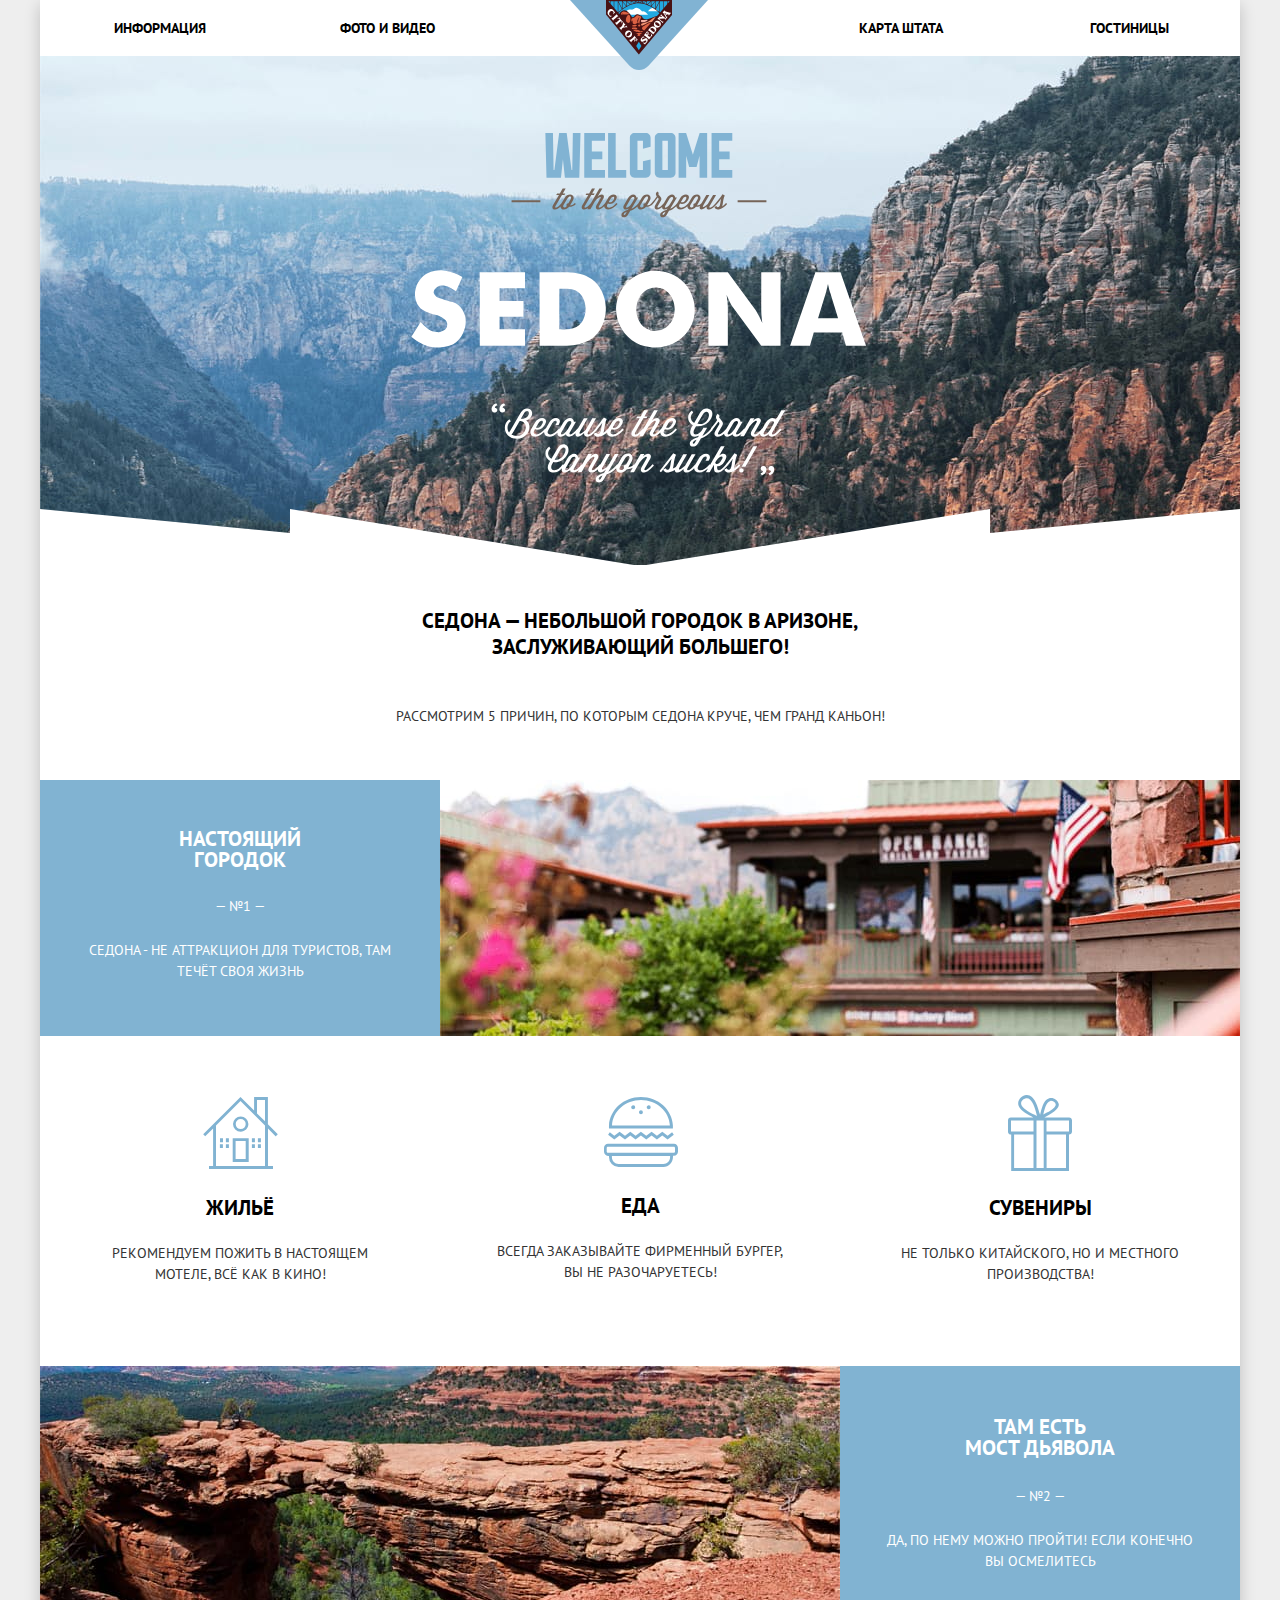
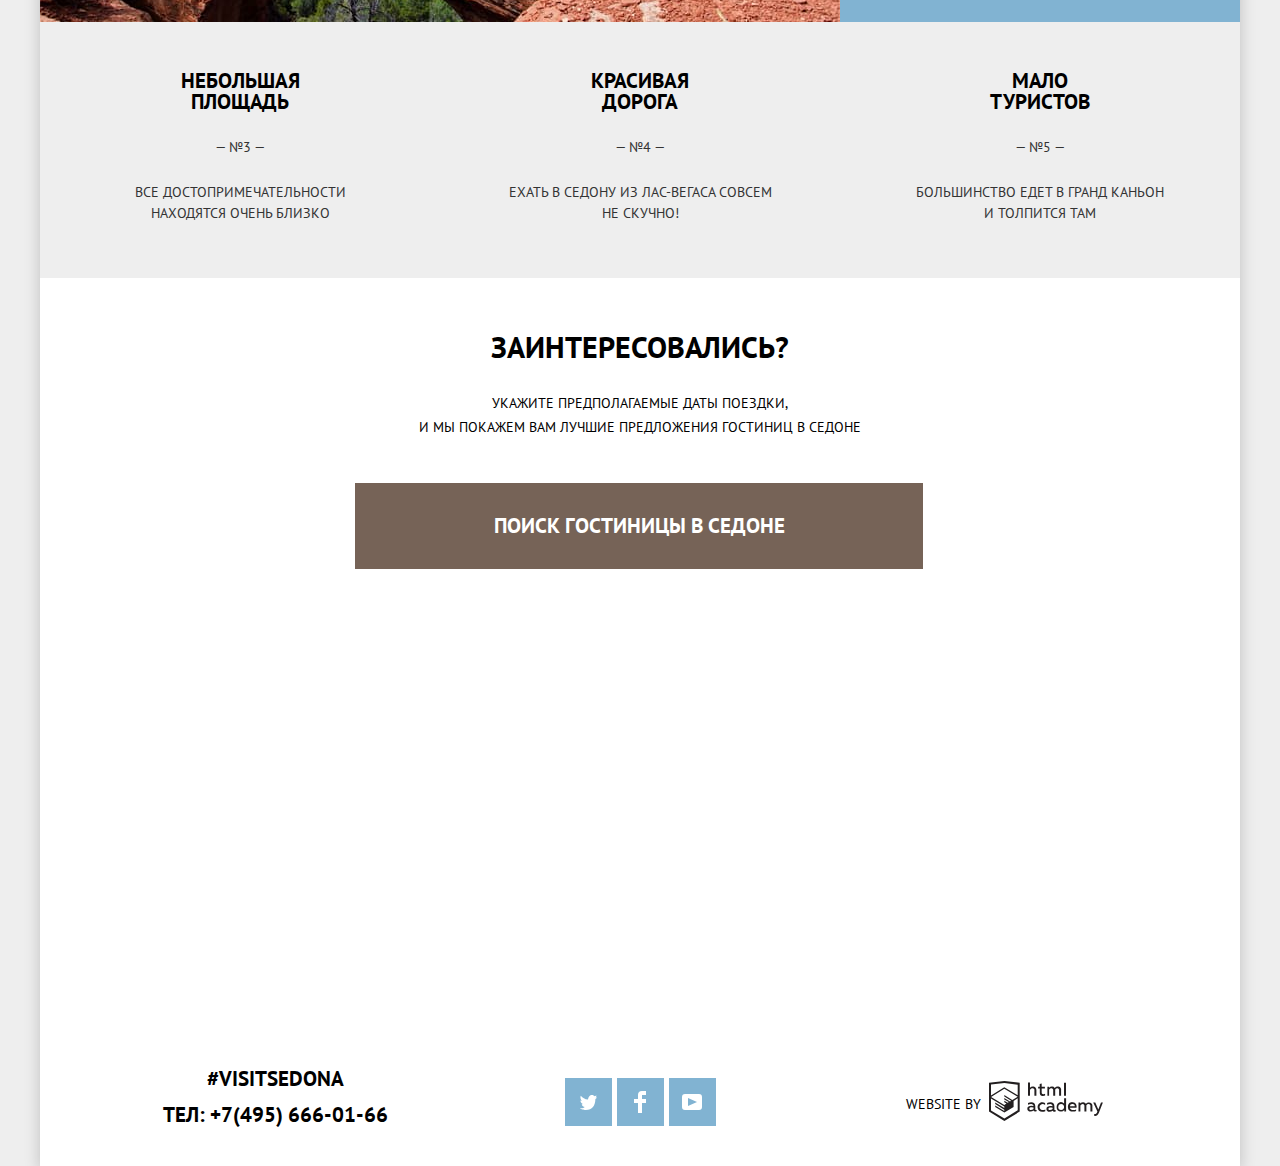
<file: index.html>
<!DOCTYPE html>
<html class="page" lang="ru">

<head>
  <meta charset="utf-8">
  <title>HTML Academy: Седона</title>
  <link href="https://fonts.googleapis.com/css2?family=PT+Sans:wght@400;700&display=swap" rel="stylesheet">
  <link href="css/normalize.css" rel="stylesheet">
  <link href="css/style.min.css" rel="stylesheet">
</head>

<body class="page-body">
  <header class="main-header">
    <nav class="main-nav">
      <a class="main-nav-logo-link">
        <img class="main-nav-logo" src="img/logo.svg" width="138" height="70" alt="City of Sedona">
      </a>
      <ul class="site-nav">
        <li class="site-nav-item">
          <a class="site-nav-link" href="#">Информация</a>
        </li>
        <li class="site-nav-item">
          <a class="site-nav-link" href="#">Фото и видео</a>
        </li>
      </ul>
      <ul class="site-nav-right">
        <li class="site-nav-item">
          <a class="site-nav-link" href="#">Карта штата</a>
        </li>
        <li class="site-nav-item">
          <a class="site-nav-link" href="hotels.html">Гостиницы</a>
        </li>
      </ul>
    </nav>
  </header>
  <main class="container">
    <div class="main-background">
      <h1 class="visually-hidden">Welcome to the georgeous Sedona, because the grand canyon sucks!</h1>
      <img class="main-background-title" src="img/main-background-title.svg" width="456" height="450"
        alt="Welcome to the georgeous Sedona, because the grand canyon sucks!">
    </div>
    <section class="reasons">
      <h2 class="main-title">Седона — небольшой городок в Аризоне, заслуживающий большего!</h2>
      <p class="reasons-text">Рассмотрим 5 причин, по которым Седона круче, чем гранд каньон!</p>
      <div class="first-reason">
        <div class="first-reason-text-wrapper">
          <h2 class="reasons-item-title-first">Настоящий городок</h2>
          <p class="item-number">— №1 —</p>
          <p class="reasons-item-text-first">Седона - не аттракцион для туристов, там течёт своя жизнь</p>
        </div>
        <img class="first-reason-image" src="img/first-reason-image.jpg" width="800" height="256" alt="Вид на Ратушу">
      </div>
      <ul class="reasons-list-row-icon">
        <li class="reasons-item-row-icon">
          <h3 class="reasons-item-title">Жильё</h3>
          <p class="reasons-item-text">Рекомендуем пожить в настоящем мотеле, всё как в кино!</p>
        </li>
        <li class="reasons-item-row-icon">
          <h3 class="reasons-item-title">Еда</h3>
          <p class="reasons-item-text">Всегда заказывайте фирменный бургер, вы не разочаруетесь!</p>
        </li>
        <li class="reasons-item-row-icon">
          <h3 class="reasons-item-title">Сувениры</h3>
          <p class="reasons-item-text">Не только китайского, но и местного производства!</p>
        </li>
      </ul>
      <div class="second-reason">
        <img class="first-reason-image" src="img/second-reason-image.jpg" width="800" height="256"
          alt="Вид на мост Дьявола">
        <div class="first-reason-text-wrapper">
          <h2 class="reasons-item-title-reverse">Там есть<br> Мост дьявола</h2>
          <p class="item-number">— №2 —</p>
          <p class="reasons-item-text-reverse">Да, по нему можно пройти! Если конечно вы осмелитесь</p>
        </div>
      </div>
      <ul class="reasons-list-row">
        <li class="reasons-item-row">
          <h3 class="reasons-item-title-row">небольшая площадь</h3>
          <p class="reasons-item-text">— №3 —</p>
          <p class="reasons-item-text">Все достопримечательности находятся очень близко</p>
        </li>
        <li class="reasons-item-row">
          <h3 class="reasons-item-title-row">Красивая дорога</h3>
          <p class="reasons-item-text">— №4 —</p>
          <p class="reasons-item-text">Ехать в седону из лас-вегаса совсем не скучно!</p>
        <li class="reasons-item-row">
          <h3 class="reasons-item-title-row">Мало туристов</h3>
          <p class="reasons-item-text">— №5 —</p>
          <p class="reasons-item-text">Большинство едет в гранд каньон и&nbsp;толпится там</p>
        </li>
      </ul>
    </section>
    <section class="hotel-search-section">
      <div class="titles">
        <h2 class="hotel-search-title">Заинтересовались?</h2>
        <p class="hotel-search-text">Укажите предполагаемые даты поездки,<br>и мы покажем вам лучшие предложения
          гостиниц
          в седоне</p>
      </div>
      <img class="map" src="img/map.png" width="1199" height="594" alt="Карта города Седона">
      <iframe class="map map-hidden"
        src="https://www.google.com/maps/embed?pb=!1m18!1m12!1m3!1d13094.768462176517!2d-111.80780993890329!3d34.863962756032926!2m3!1f0!2f0!3f0!3m2!1i1024!2i768!4f13.1!3m3!1m2!1s0x872da132f942b00d%3A0x5548c523fa6c8efd!2z0KHQtdC00L7QvdCwLCDQkNGA0LjQt9C-0L3QsCA4NjMzNiwg0KHQqNCQ!5e0!3m2!1sru!2sru!4v1602528315411!5m2!1sru!2sru">
      </iframe>
      <section class="modal">
        <h2 class="visually-hidden">Раздел поиска гостиницы в Седоне</h2>
        <button type="button" class="modal-title modal-button">Поиск гостиницы в седоне</button>
        <form class="modal-form modal-show" action="https://echo.htmlacademy.ru/" method="GET">
          <ul class="tour-date-list">
            <li class="tour-date-item">
              <label class="tour-date-label" for="arrival-date">Дата заезда:</label>
              <input class="tour-date-input" type="text" name="arrival-date" id="arrival-date" value="24 Апреля 2017">
              <button type="button" class="calendar-button" aria-label="Выбор даты заезда">
                <svg class="calendar-icon" width="21" height="23" fill="none" xmlns="http://www.w3.org/2000/svg">
                  <path fill-rule="evenodd" clip-rule="evenodd"
                    d="M16.4 3h2.9c1 0 1.7.8 1.7 1.9v16.3c0 1-.8 1.8-1.7 1.8H1.7c-1 0-1.7-.8-1.7-1.8V4.9C0 3.9.8 3 1.8 3h2.8V1.6c0-.3.3-.6.7-.6.3 0 .6.3.6.6V3h4V1.6c0-.3.2-.6.6-.6.4 0 .7.3.7.6V3H15V1.6c0-.3.3-.6.7-.6.3 0 .6.3.6.6V3zm3.2 18.5V4.9c0-.3-.1-.5-.3-.5h-2.9v1.4c0 .4-.3.7-.6.7a.7.7 0 01-.7-.7V4.4h-4v1.4c0 .4-.2.7-.6.7a.7.7 0 01-.7-.7V4.4H6v1.4c0 .4-.3.7-.6.7a.7.7 0 01-.7-.7V4.4H1.8c-.3 0-.5.2-.5.5v16.3c0 .2.2.4.4.4h17.6l.3-.1z"
                    fill="#A9A9A9" />
                  <path fill-rule="evenodd" clip-rule="evenodd"
                    d="M4.6 9.2h2.6v2H4.6v-2zm0 3.5h2.6v2H4.6v-2zM7.2 16H4.6v2h2.6v-2zm2 0h2.6v2H9.2v-2zm2.6-3.4H9.2v2h2.6v-2zM9.2 9.2h2.6v2H9.2v-2zm7.2 7h-2.6v2h2.6v-2zm-2.6-3.5h2.6v2h-2.6v-2zm2.6-3.5h-2.6v2h2.6v-2z"
                    fill="#A9A9A9" />
                </svg>
              </button>
            </li>
            <li class="tour-date-item tour-date-item-departure">
              <label for="departure-date">Дата выезда:</label>
              <input class="tour-date-input departure-input" type="text" name="departure-date" id="departure-date"
                value=" 4 Июля 2017">
              <button type="button" class="calendar-button calendar-button-departure" aria-label="Выбор даты выезда">
                <svg class="calendar-icon-departure" width="21" height="23" fill="none"
                  xmlns="http://www.w3.org/2000/svg">
                  <path fill-rule="evenodd" clip-rule="evenodd"
                    d="M16.4 3h2.9c1 0 1.7.8 1.7 1.9v16.3c0 1-.8 1.8-1.7 1.8H1.7c-1 0-1.7-.8-1.7-1.8V4.9C0 3.9.8 3 1.8 3h2.8V1.6c0-.3.3-.6.7-.6.3 0 .6.3.6.6V3h4V1.6c0-.3.2-.6.6-.6.4 0 .7.3.7.6V3H15V1.6c0-.3.3-.6.7-.6.3 0 .6.3.6.6V3zm3.2 18.5V4.9c0-.3-.1-.5-.3-.5h-2.9v1.4c0 .4-.3.7-.6.7a.7.7 0 01-.7-.7V4.4h-4v1.4c0 .4-.2.7-.6.7a.7.7 0 01-.7-.7V4.4H6v1.4c0 .4-.3.7-.6.7a.7.7 0 01-.7-.7V4.4H1.8c-.3 0-.5.2-.5.5v16.3c0 .2.2.4.4.4h17.6l.3-.1z"
                    fill="#A9A9A9" />
                  <path fill-rule="evenodd" clip-rule="evenodd"
                    d="M4.6 9.2h2.6v2H4.6v-2zm0 3.5h2.6v2H4.6v-2zM7.2 16H4.6v2h2.6v-2zm2 0h2.6v2H9.2v-2zm2.6-3.4H9.2v2h2.6v-2zM9.2 9.2h2.6v2H9.2v-2zm7.2 7h-2.6v2h2.6v-2zm-2.6-3.5h2.6v2h-2.6v-2zm2.6-3.5h-2.6v2h2.6v-2z"
                    fill="#A9A9A9" />
                </svg>
              </button>
            </li>
          </ul>
          <ul class="tourist-counter-list">
            <li class="tourist-counter-item-adults">
              <label for="adults-count">Взрослые:</label>
              <button type="button" class="minus-button" aria-label="Уменьшить">
                <svg class="minus-icon" width="12" height="3" fill="none" xmlns="http://www.w3.org/2000/svg">
                  <path fill="#A9A9A9" d="M0 0h12v3H0z" />
                </svg>
              </button>
              <input class="tourist-counter-input" type="text" name="adults-count" id="adults-count" value="2">
              <button type="button" class="plus-button" aria-label="Увеличить">
                <svg class="plus-icon" width="11" height="11" fill="none" xmlns="http://www.w3.org/2000/svg">
                  <path fill-rule="evenodd" clip-rule="evenodd" d="M4.2 6.8V11h2.6V6.8H11V4.2H6.8V0H4.2v4.2H0v2.6h4.2z"
                    fill="#A9A9A9" />
                </svg>
              </button>
            </li>
            <li class="tourist-counter-item">
              <label for="kids-count">Дети:</label>
              <button type="button" class="minus-button" aria-label="Уменьшить">
                <svg class="minus-icon" width="12" height="3" fill="none" xmlns="http://www.w3.org/2000/svg">
                  <path fill="#A9A9A9" d="M0 0h12v3H0z" />
                </svg>
              </button>
              <input class="tourist-counter-input kids-count-input" type="text" name="kids-count" id="kids-count"
                value="0">
              <button type="button" class="plus-button" aria-label="Увеличить">
                <svg class="plus-icon" width="11" height="11" fill="none" xmlns="http://www.w3.org/2000/svg">
                  <path fill-rule="evenodd" clip-rule="evenodd" d="M4.2 6.8V11h2.6V6.8H11V4.2H6.8V0H4.2v4.2H0v2.6h4.2z"
                    fill="#A9A9A9" />
                </svg>
              </button>
            </li>
          </ul>
          <button class="search-button" type="submit">Найти</button>
        </form>
      </section>
    </section>
  </main>
  <footer class="page-footer">
    <p class="contacts-text">#visitSEDONA
      <a class="contacts-phone" href="tel:+74956660166">Тел: +7(495) 666-01-66</a>
    </p>
    <ul class="footer-social">
      <li class="footer-social-item">
        <a class="social-button" href="#">
          <span class="visually-hidden">Twitter</span>
          <svg width="17" height="16" fill="none" xmlns="http://www.w3.org/2000/svg">
            <path
              d="M11 1.1c1.6-.5 3 .3 3.5 1.2l2-.7c0 .7-.3 1.3-.8 1.8.7.2 1.3-.5 1.3-.5a3 3 0 01-1.6 2c-.2 6.8-3.2 11.2-10 11.1h-.5c-.4 0-4.2-.5-4.9-1.9 2.3.2 3.9-.4 4.7-1.2-1-.3-2.7-.4-3-3 .4.2.6.3 1.2.2C1.7 9.2.4 8.5.4 6.3c.3.4 1.1.6 1.4.5-.7-.2-2-3.4-1-5 2 1.9 3.8 3.7 7.2 3.8.3-2.3 1.2-3.8 3-4.5z"
              fill="#fff" />
          </svg>
        </a>
      </li>
      <li class="footer-social-item">
        <a class="social-button" href="#">
          <span class="visually-hidden">Facebook</span>
          <svg width="12" height="22" fill="none" xmlns="http://www.w3.org/2000/svg">
            <path d="M12 4V0H8a4 4 0 00-4 4v4H0v4h4v10h4V12h4V8H8V4h4z" fill="#fff" />
          </svg>
        </a>
      </li>
      <li class="footer-social-item">
        <a class="social-button" href="#">
          <span class="visually-hidden">Youtube</span>
          <svg width="20" height="16" fill="none" xmlns="http://www.w3.org/2000/svg">
            <path fill-rule="evenodd" clip-rule="evenodd"
              d="M3 0h14a3 3 0 013 3v10a3 3 0 01-3 3H3a3 3 0 01-3-3V3a3 3 0 013-3zm3 4v8l9-4-9-4z" fill="#fff" />
          </svg>
        </a>
      </li>
    </ul>
    <p class="contacts-site">Website by
      <a class="contacts-site-link" href="https://htmlacademy.ru/intensive/htmlcss">
        <span class="visually-hidden">Главная страница сайта HTML Academy</span>
        <svg width="115" height="41" fill="none" xmlns="http://www.w3.org/2000/svg">
          <path fill-rule="evenodd" clip-rule="evenodd"
            d="M15.5 1h-.1L0 2.8v28.8l15.4 9.3 15.3-9.3V2.7L15.5 1.1zM77 2.7h-2v13.1h2v-13zm-36-.1v5.2a4 4 0 012.8-1.3c1 0 2 .3 2.6 1 .7.7 1 1.7 1 2.7v5.6h-2v-5.3c.1-.6 0-1-.3-1.5-.4-.4-.8-.6-1.3-.7h-.3c-1 0-2 .6-2.5 1.5v6h-2V2.6h2zm36 28.9h-1.7V30a4 4 0 01-3.4 1.6 4.7 4.7 0 01-4.3-4.7c0-2.5 1.9-4.6 4.3-4.8a4 4 0 013.2 1.5v-5.4h2v13.2zM47 30l.6-.1v1.4l-1.2.2c-.8 0-1.5-.4-1.8-1a5 5 0 01-3.3 1.1c-1.6 0-3-.9-3-2.8 0-2.3 2-3 3.9-3l2.3.3V26c0-1-.8-2-2.4-2-1 0-2.1.3-3.1.8v-1.9c1-.3 2.2-.5 3.3-.6 2.5 0 4 1.2 4 4v3.2l.2.4c.1.2.2.2.4.2h.2zm-6.7-1.3c0 .4.2.8.5 1 .3.3.6.4 1 .4h.1a4 4 0 002.6-1v-1.6a10 10 0 00-2-.2c-1 0-2.2.3-2.2 1.4zM56 23a6 6 0 00-2.7-.7H53c-1.2 0-2.3.6-3.1 1.5-.9 1-1.3 2.1-1.3 3.4v.4a4.5 4.5 0 004.7 4.2c1 0 2-.2 3-.6v-1.8a6 6 0 01-2.6.7c-1 0-2.1-.5-2.7-1.5a3 3 0 010-3 3 3 0 012.7-1.5 4 4 0 012.4.8V23zm10.2 7.2l.5-.1v1.4l-1.2.2c-.8 0-1.5-.4-1.8-1a5 5 0 01-3.3 1.1c-1.6 0-3-.9-3-2.8 0-2.3 2-3 3.9-3 .7 0 1.5.1 2.2.3V26c0-1-.8-2-2.3-2-1 0-2.1.3-3.1.8v-1.9c1-.3 2.2-.5 3.3-.6 2.5 0 4 1.2 4 4v3.2c0 .2 0 .3.2.4 0 .2.2.2.4.2h.2zm-6.3-.3c-.3-.2-.5-.6-.5-1 0-1 1.1-1.4 2.3-1.4.6 0 1.2 0 1.9.2V29c-.7.7-1.6 1-2.6 1-.5.1-.9 0-1.1-.3zm9.4-2.9a3 3 0 013-3v.1A3 3 0 0175 26v2a3 3 0 01-2.9 2 3 3 0 01-2.9-3zm14-4.7c3.5 0 4.8 3 4.2 5.5h-6.6c.2 1.7 1.8 2.3 3.4 2.3 1 0 1.9-.2 2.8-.6V31a7 7 0 01-3.2.6c-2.7 0-5-1.5-5-4.7 0-1.2.3-2.4 1.1-3.3.8-1 2-1.4 3.1-1.5h.2zm-2.4 4a2.4 2.4 0 012.5-2.3 2 2 0 011.8.6c.4.5.6 1.1.6 1.7h-5zm8.6 5.3v-9h1.7v1a4 4 0 013-1.3 3 3 0 012.7 1.5c.8-.9 2-1.4 3.1-1.4 1 0 1.9.3 2.5 1 .7.7 1 1.6.9 2.6v5.6h-2V26c0-.4 0-.9-.4-1.2-.3-.4-.7-.6-1.1-.7h-.3a3 3 0 00-2.2 1.2v6.3h-2V26c0-.4 0-.9-.4-1.2-.2-.4-.7-.6-1.1-.7h-.2a3 3 0 00-2.3 1.4v6.1h-1.9zm24.5-9h-2l-2.7 6.8-3-6.8h-2.1l4.2 9-.2.5c-.5 1.4-1.2 2-2.1 2a3 3 0 01-1 0v1.6l1.2.2c1.3 0 2.6-.8 3.6-3.1l4-10.2zM52.7 6.8V3.5l-2 .5v2.7h-1.6v1.8h1.7V13c0 .8.2 1.6.8 2.2.6.6 1.4.9 2.2.7a7 7 0 002.3-.3v-1.8c-.5.3-1.1.4-1.7.4-1.2 0-1.7-.4-1.7-1.6v-4h3.2V6.7h-3.2zm5.7 9v-9H60v1a4 4 0 013-1.3 3 3 0 012.7 1.4 4 4 0 013-1.4c1 0 2 .3 2.6 1 .6.7 1 1.7.8 2.6v5.6h-2v-5.5c0-.5 0-1-.4-1.3-.2-.3-.7-.6-1.1-.6h-.2a3 3 0 00-2.2 1.2v6.2h-2v-5.5c0-.5-.1-1-.4-1.3-.3-.3-.7-.6-1.1-.6h-.3c-1 0-1.8.6-2.3 1.4v6h-1.8zM28.7 30.3zm0-12v12l-13.3 8.1-13.4-8v-12l13.3 8.1V28l-9.1-5.5V24l9.1 5.7V31l-9.1-5.6V27l9.2 5.6 9.2-5.7v-6l4.1-2.6zm0-1.5L25 18.9 23.3 20l-8-5v1.5l6.9 4.2-.2.1-1 .6-5.7-3.4v1.4l4.5 2.7-1 .7-3.5-2v1.4l2.2 1.3-2.2 1.4-13.2-8 13.2-8.2 13.4 8zM15.3 7.3l13.4 8V4.7L15.4 3 2 4.6v10.8l13.3-8.1z"
            fill="#231F20" />
        </svg>
      </a>
    </p>
  </footer>
  <script src="js/script.min.js"></script>
</body>

</html>
</file>
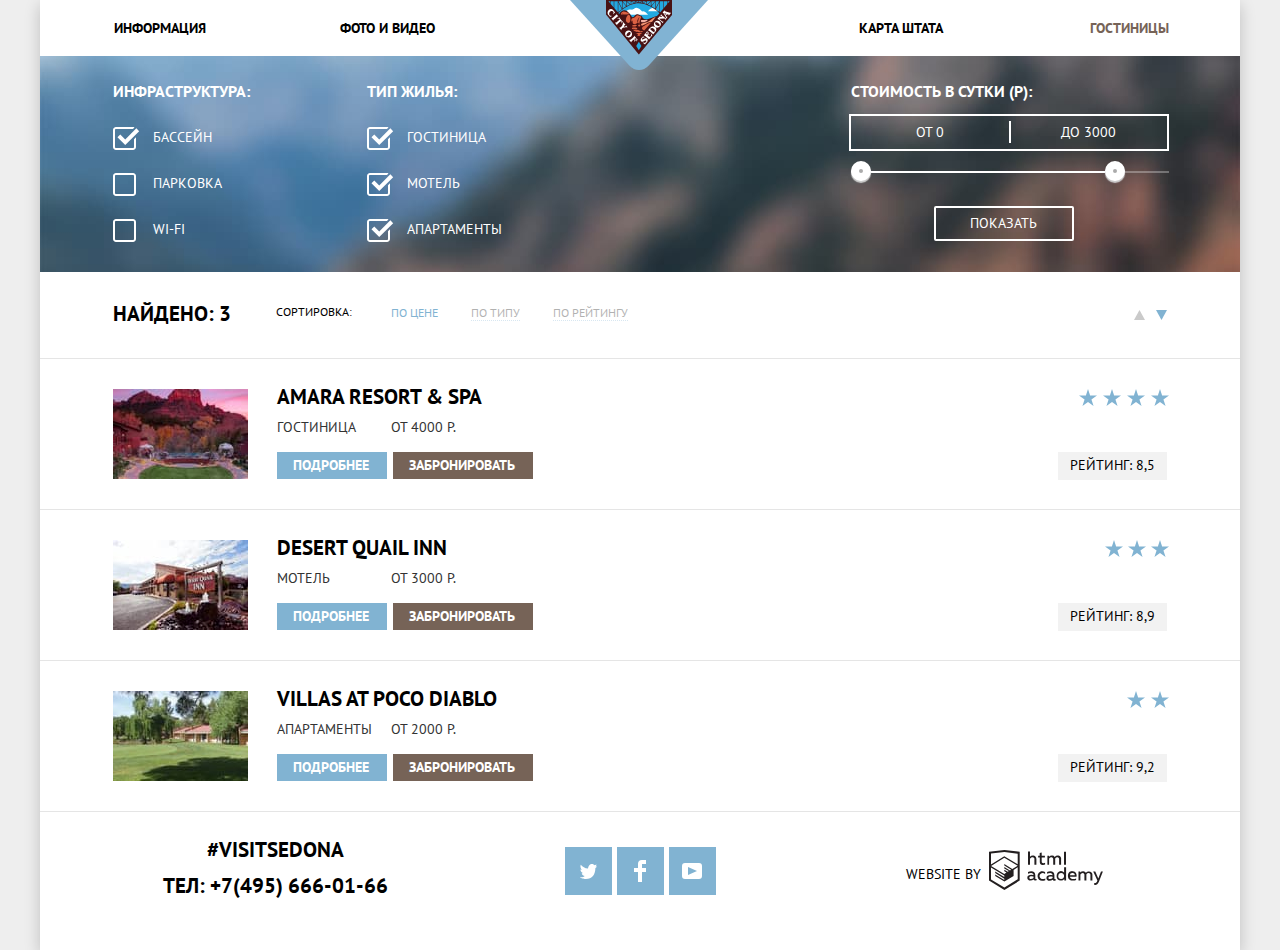
<file: hotels.html>
<!DOCTYPE html>
<html class="page" lang="ru">

<head>
  <meta charset="utf-8">
  <title>HTML Academy: Седона</title>
  <link href="https://fonts.googleapis.com/css2?family=PT+Sans:wght@400;700&display=swap" rel="stylesheet">
  <link href="css/normalize.css" rel="stylesheet">
  <link href="css/style.min.css" rel="stylesheet">
</head>

<body class="page-body">
  <header class="main-header">
    <nav class="main-nav">
      <a class="main-nav-logo-link" href="index.html">
        <img class="main-nav-logo" src="img/logo.svg" width="138" height="70" alt="Главная">
      </a>
      <ul class="site-nav">
        <li class="site-nav-item">
          <a class="site-nav-link" href="#">Информация</a>
        </li>
        <li class="site-nav-item">
          <a class="site-nav-link" href="#">Фото и видео</a>
        </li>
      </ul>
      <ul class="site-nav-right">
        <li class="site-nav-item">
          <a class="site-nav-link" href="#">Карта штата</a>
        </li>
        <li class="site-nav-item">
          <a class="site-nav-link site-nav-link-active">Гостиницы</a>
        </li>
      </ul>
    </nav>
  </header>
  <main class="container">
    <form action="https://echo.htmlacademy.ru/" method="get">
      <div class="hotels-filter">
        <fieldset class="infrastructure">
          <legend class="hotels-filter-title">Инфраструктура:</legend>
          <ul class="hotels-filter-list">
            <li class="hotels-filter-item">
              <input class="visually-hidden filter-input-checkbox" type="checkbox" name="pool" id="pool" checked>
              <label class="hotels-filter-label" for="pool">Бассейн</label>
            </li>
            <li class="hotels-filter-item">
              <input class="visually-hidden filter-input-checkbox" type="checkbox" name="parking" id="parking">
              <label class="hotels-filter-label" for="parking">Парковка</label>
            </li>
            <li class="hotels-filter-item">
              <input class="visually-hidden filter-input-checkbox" type="checkbox" name="wi-fi" id="wi-fi">
              <label class="hotels-filter-label" for="wi-fi">Wi-Fi</label>
            </li>
          </ul>
        </fieldset>
        <fieldset class="type-of-hotel">
          <legend class="hotels-filter-title">Тип жилья:</legend>
          <ul class="hotels-filter-list">
            <li class="hotels-filter-item">
              <input class="visually-hidden filter-input-checkbox" type="checkbox" name="hotel" id="hotel" checked>
              <label class="hotels-filter-label" for="hotel">Гостиница</label>
            </li>
            <li class="hotels-filter-item">
              <input class="visually-hidden filter-input-checkbox" type="checkbox" name="motel" id="motel" checked>
              <label class="hotels-filter-label" for="motel">Мотель</label>
            </li>
            <li class="hotels-filter-item">
              <input class="visually-hidden filter-input-checkbox" type="checkbox" name="apartments" id="apartments"
                checked>
              <label class="hotels-filter-label" for="apartments">Апартаменты</label>
            </li>
          </ul>
        </fieldset>
        <div class="cost-filter">
          <div class="price-controls">
            <h3 class="hotels-filter-title">Стоимость в сутки (Р):</h3>
            <label class="visually-hidden" for="min-price">Минимальная цена</label>
            <input class="price-input" type="text" name="min-price" id="min-price" value="От 0">
            <label class="visually-hidden" for="max-price">Максимальная цена</label>
            <input class="price-input" type="text" name="max-price" id="max-price" value="До 3000">
          </div>
          <div class="range-controls">
            <div class="scale">
              <div class="bar"></div>
            </div>
            <div class="toggle toggle-min" tabindex="0">
              <span class="visually-hidden">Изменение минимальной цены</span>
            </div>
            <div class="toggle toggle-max" tabindex="0">
              <span class="visually-hidden">Изменение максимальной цены</span>
            </div>
          </div>
          <button class="filter-button" type="submit">Показать</button>
        </div>
      </div>
    </form>
    <section class="hotels-filter-result">
      <div class="hotels-filter-result-wrapper">
        <h1 class="visually-hidden">Поиск гостиницы в Седоне</h1>
        <h2 class="hotels-filter-result-title">НАЙДЕНО: 3</h2>
        <p class="sort">Сортировка:</p>
        <ul class="sort-list">
          <li class="sort-item">
            <a class="sort-item-link sort-item-link-active" href="#">По цене</a>
          </li>
          <li class="sort-item">
            <a class="sort-item-link" href="#">По типу</a>
          </li>
          <li class="sort-item">
            <a class="sort-item-link" href="#">По рейтингу</a>
          </li>
        </ul>
        <ul class="icon-link-list">
          <li class="icon-link-item">
            <a class="icon-link-up" href="#" title="По возрастанию" aria-label="Сортировка по возрастанию">
              <svg width="11" height="10" fill="none" xmlns="http://www.w3.org/2000/svg">
                <path d="M5.5 0L0 10h11L5.5 0z" fill="#CACACA" />
              </svg>
            </a>
          </li>
          <li class="icon-link-item">
            <a class="icon-link-down" href="#" title="По убыванию" aria-label="Сортировка по убыванию">
              <svg width="11" height="10" fill="none" xmlns="http://www.w3.org/2000/svg">
                <path d="M5.5 10L0 0h11" fill="#81B3D2" />
              </svg>
            </a>
          </li>
        </ul>
      </div>
      <ul class="hotels-list">
        <li class="hotels-list-item">
          <img class="hotels-list-item-image" src="img/amara-resort-image.jpg" width="135" height="90"
            alt="Вид на гостиницу">
          <div class="item-wrapper">
            <a class="hotels-list-link" href="#">Amara Resort & Spa</a>
            <p class="hotel-second-type">Гостиница
              <span class="span">От 4000 р.</span>
            </p>
            <div class="links-and-rating">
              <div class="links">
                <a class="details-link" href="#">Подробнее</a>
                <a class="booking-link" href="#">Забронировать</a>
              </div>
              <p class="rating">Рейтинг: 8,5</p>
            </div>
          </div>
        </li>
        <li class="hotels-list-item">
          <img class="hotels-list-item-image" src="img/desert-quali-inn-image.jpg" width="135" height="90"
            alt="Фото мотеля">
          <div class="item-wrapper">
            <a class="hotels-list-link" href="#">Desert Quail Inn</a>
            <p class="hotel-second-type">Мотель
              <span class="span">От 3000 р.</span>
            </p>
            <div class="links-and-rating">
              <div class="links">
                <a class="details-link" href="#">Подробнее</a>
                <a class="booking-link" href="#">Забронировать</a>
              </div>
              <p class="rating">Рейтинг: 8,9</p>
            </div>
          </div>
        </li>
        <li class="hotels-list-item">
          <img class="hotels-list-item-image" src="img/villas-at-poco-image.jpg" width="135" height="90"
            alt="Вид на апартаменты">
          <div class="item-wrapper">
            <a class="hotels-list-link" href="#">Villas at Poco Diablo</a>
            <p class="hotel-second-type">Апартаменты
              <span class="span">От 2000 р.</span>
            </p>
            <div class="links-and-rating">
              <div class="links">
                <a class="details-link" href="#">Подробнее</a>
                <a class="booking-link" href="#">Забронировать</a>
              </div>
              <p class="rating">Рейтинг: 9,2</p>
            </div>
          </div>
        </li>
      </ul>
    </section>

  </main>
  <footer class="hotels-footer">
    <p class="contacts-text">#visitSEDONA
      <a class="contacts-phone" href="tel:+74956660166">Тел: +7(495) 666-01-66</a>
    </p>
    <ul class="footer-social">
      <li class="footer-social-item">
        <a class="social-button" href="#">
          <span class="visually-hidden">Twitter</span>
          <svg width="17" height="16" fill="none" xmlns="http://www.w3.org/2000/svg">
            <path
              d="M11 1.1c1.6-.5 3 .3 3.5 1.2l2-.7c0 .7-.3 1.3-.8 1.8.7.2 1.3-.5 1.3-.5a3 3 0 01-1.6 2c-.2 6.8-3.2 11.2-10 11.1h-.5c-.4 0-4.2-.5-4.9-1.9 2.3.2 3.9-.4 4.7-1.2-1-.3-2.7-.4-3-3 .4.2.6.3 1.2.2C1.7 9.2.4 8.5.4 6.3c.3.4 1.1.6 1.4.5-.7-.2-2-3.4-1-5 2 1.9 3.8 3.7 7.2 3.8.3-2.3 1.2-3.8 3-4.5z"
              fill="#fff" />
          </svg>
        </a>
      </li>
      <li class="footer-social-item">
        <a class="social-button" href="#">
          <span class="visually-hidden">Facebook</span>
          <svg width="12" height="22" fill="none" xmlns="http://www.w3.org/2000/svg">
            <path d="M12 4V0H8a4 4 0 00-4 4v4H0v4h4v10h4V12h4V8H8V4h4z" fill="#fff" />
          </svg>
        </a>
      </li>
      <li class="footer-social-item">
        <a class="social-button" href="#">
          <span class="visually-hidden">Youtube</span>
          <svg width="20" height="16" fill="none" xmlns="http://www.w3.org/2000/svg">
            <path fill-rule="evenodd" clip-rule="evenodd"
              d="M3 0h14a3 3 0 013 3v10a3 3 0 01-3 3H3a3 3 0 01-3-3V3a3 3 0 013-3zm3 4v8l9-4-9-4z" fill="#fff" />
          </svg>
        </a>
      </li>
    </ul>
    <p class="contacts-site">Website by
      <a class="contacts-site-link" href="https://htmlacademy.ru/intensive/htmlcss">
        <svg width="115" height="41" fill="none" xmlns="http://www.w3.org/2000/svg">
          <path fill-rule="evenodd" clip-rule="evenodd"
            d="M15.5 1h-.1L0 2.8v28.8l15.4 9.3 15.3-9.3V2.7L15.5 1.1zM77 2.7h-2v13.1h2v-13zm-36-.1v5.2a4 4 0 012.8-1.3c1 0 2 .3 2.6 1 .7.7 1 1.7 1 2.7v5.6h-2v-5.3c.1-.6 0-1-.3-1.5-.4-.4-.8-.6-1.3-.7h-.3c-1 0-2 .6-2.5 1.5v6h-2V2.6h2zm36 28.9h-1.7V30a4 4 0 01-3.4 1.6 4.7 4.7 0 01-4.3-4.7c0-2.5 1.9-4.6 4.3-4.8a4 4 0 013.2 1.5v-5.4h2v13.2zM47 30l.6-.1v1.4l-1.2.2c-.8 0-1.5-.4-1.8-1a5 5 0 01-3.3 1.1c-1.6 0-3-.9-3-2.8 0-2.3 2-3 3.9-3l2.3.3V26c0-1-.8-2-2.4-2-1 0-2.1.3-3.1.8v-1.9c1-.3 2.2-.5 3.3-.6 2.5 0 4 1.2 4 4v3.2l.2.4c.1.2.2.2.4.2h.2zm-6.7-1.3c0 .4.2.8.5 1 .3.3.6.4 1 .4h.1a4 4 0 002.6-1v-1.6a10 10 0 00-2-.2c-1 0-2.2.3-2.2 1.4zM56 23a6 6 0 00-2.7-.7H53c-1.2 0-2.3.6-3.1 1.5-.9 1-1.3 2.1-1.3 3.4v.4a4.5 4.5 0 004.7 4.2c1 0 2-.2 3-.6v-1.8a6 6 0 01-2.6.7c-1 0-2.1-.5-2.7-1.5a3 3 0 010-3 3 3 0 012.7-1.5 4 4 0 012.4.8V23zm10.2 7.2l.5-.1v1.4l-1.2.2c-.8 0-1.5-.4-1.8-1a5 5 0 01-3.3 1.1c-1.6 0-3-.9-3-2.8 0-2.3 2-3 3.9-3 .7 0 1.5.1 2.2.3V26c0-1-.8-2-2.3-2-1 0-2.1.3-3.1.8v-1.9c1-.3 2.2-.5 3.3-.6 2.5 0 4 1.2 4 4v3.2c0 .2 0 .3.2.4 0 .2.2.2.4.2h.2zm-6.3-.3c-.3-.2-.5-.6-.5-1 0-1 1.1-1.4 2.3-1.4.6 0 1.2 0 1.9.2V29c-.7.7-1.6 1-2.6 1-.5.1-.9 0-1.1-.3zm9.4-2.9a3 3 0 013-3v.1A3 3 0 0175 26v2a3 3 0 01-2.9 2 3 3 0 01-2.9-3zm14-4.7c3.5 0 4.8 3 4.2 5.5h-6.6c.2 1.7 1.8 2.3 3.4 2.3 1 0 1.9-.2 2.8-.6V31a7 7 0 01-3.2.6c-2.7 0-5-1.5-5-4.7 0-1.2.3-2.4 1.1-3.3.8-1 2-1.4 3.1-1.5h.2zm-2.4 4a2.4 2.4 0 012.5-2.3 2 2 0 011.8.6c.4.5.6 1.1.6 1.7h-5zm8.6 5.3v-9h1.7v1a4 4 0 013-1.3 3 3 0 012.7 1.5c.8-.9 2-1.4 3.1-1.4 1 0 1.9.3 2.5 1 .7.7 1 1.6.9 2.6v5.6h-2V26c0-.4 0-.9-.4-1.2-.3-.4-.7-.6-1.1-.7h-.3a3 3 0 00-2.2 1.2v6.3h-2V26c0-.4 0-.9-.4-1.2-.2-.4-.7-.6-1.1-.7h-.2a3 3 0 00-2.3 1.4v6.1h-1.9zm24.5-9h-2l-2.7 6.8-3-6.8h-2.1l4.2 9-.2.5c-.5 1.4-1.2 2-2.1 2a3 3 0 01-1 0v1.6l1.2.2c1.3 0 2.6-.8 3.6-3.1l4-10.2zM52.7 6.8V3.5l-2 .5v2.7h-1.6v1.8h1.7V13c0 .8.2 1.6.8 2.2.6.6 1.4.9 2.2.7a7 7 0 002.3-.3v-1.8c-.5.3-1.1.4-1.7.4-1.2 0-1.7-.4-1.7-1.6v-4h3.2V6.7h-3.2zm5.7 9v-9H60v1a4 4 0 013-1.3 3 3 0 012.7 1.4 4 4 0 013-1.4c1 0 2 .3 2.6 1 .6.7 1 1.7.8 2.6v5.6h-2v-5.5c0-.5 0-1-.4-1.3-.2-.3-.7-.6-1.1-.6h-.2a3 3 0 00-2.2 1.2v6.2h-2v-5.5c0-.5-.1-1-.4-1.3-.3-.3-.7-.6-1.1-.6h-.3c-1 0-1.8.6-2.3 1.4v6h-1.8zM28.7 30.3zm0-12v12l-13.3 8.1-13.4-8v-12l13.3 8.1V28l-9.1-5.5V24l9.1 5.7V31l-9.1-5.6V27l9.2 5.6 9.2-5.7v-6l4.1-2.6zm0-1.5L25 18.9 23.3 20l-8-5v1.5l6.9 4.2-.2.1-1 .6-5.7-3.4v1.4l4.5 2.7-1 .7-3.5-2v1.4l2.2 1.3-2.2 1.4-13.2-8 13.2-8.2 13.4 8zM15.3 7.3l13.4 8V4.7L15.4 3 2 4.6v10.8l13.3-8.1z"
            fill="#231F20" />
        </svg>
      </a>
    </p>
  </footer>
</body>

</html>
</file>
<file: css/style.min.css>
:root{--basic-white: #FFFFFF;--basic-blue: #81B3D2;--hover-blue: #669EC0;--active-blue: #5496BD;--basic-brown: #766357;--hover-brown: #604E43;--active-brown: #503E33;--basic-grey: #EEEEEE;--text-grey: #333333;--link-grey: #BDBBBC;--toggle-gray: #ABABAB;--basic-black: #000000;--light-grey: #e5e5e5;--middle-grey: #f2f2f2;--opacity-white: rgba(255, 255, 255, 0.3);--footer-white: rgba(255, 255, 255, 0.9);--shadow-black: rgba(0, 1, 1, 0.2);--modal-black: rgba(0, 1, 1, 0.15)}.page{min-width:1200px;background-color:var(--basic-grey)}.page-body{display:grid;grid-template-rows:-webkit-min-content 1fr -webkit-min-content;grid-template-rows:min-content 1fr min-content;font-family:"PT Sans","Arial",sans-serif;background:var(--basic-white);text-transform:uppercase;width:1200px;min-height:100%;margin:auto;padding:0;box-shadow:0 5px 15px var(--shadow-black)}.main-nav{display:flex;height:56px;margin-left:64px}.main-nav-logo{display:flex;justify-self:center;order:0;height:70px;z-index:1;width:138px}.main-nav-logo-link{z-index:1}.visually-hidden{position:absolute;width:1px;height:1px;margin:-1px;padding:0;overflow:hidden;border:0;clip:rect(0 0 0 0)}.site-nav{display:flex;order:-1}.site-nav-item{width:180px;text-align:left;padding:15px 10px;margin-right:26px}.site-nav .site-nav-item:last-of-type{margin-right:40px}.site-nav,.site-nav-right{display:flex;list-style:none;padding:0;margin:0;font-weight:700;font-size:14px;line-height:26px}.site-nav-right .site-nav-item{text-align:right}.site-nav-right .site-nav-item:first-of-type{margin-left:45px}.site-nav-link{color:var(--basic-black);text-decoration:none}.site-nav-link-active{color:var(--basic-brown)}.site-nav-link:hover{color:var(--basic-blue)}.site-nav-link:active{mix-blend-mode:normal;opacity:.3}.container{width:1200px}.main-background{background:url(../img/main-background-photo.jpg);background-color:var(--text-grey);width:1200px;height:509px;position:relative;z-index:0}.main-background-title{z-index:1;position:absolute;left:371px;top:27px}.main-background::after{content:"";background-image:url(../img/main-background-decorate.svg);position:absolute;z-index:1;bottom:0;width:100%;height:56px}.reasons{text-align:center;margin-top:43px}.main-title{width:470px;font-weight:700;font-size:21px;line-height:26px;min-height:80px;margin:auto;margin-bottom:15px;padding:0 20px}.reasons-text{font-weight:400;font-size:14px;line-height:26px;margin:auto;color:var(--text-grey);padding:0 20px}.first-reason{margin-top:51px;display:flex;background-color:var(--basic-blue);min-height:256px}.first-reason-text-wrapper{display:grid;grid-template-rows:-webkit-min-content -webkit-min-content -webkit-min-content;grid-template-rows:min-content min-content min-content;grid-gap:18px;width:400px;padding:18px 10px;margin-top:30px}.first-reason-text-wrapper .reasons-item-text-first{font-size:14px;line-height:21px;font-weight:400;color:var(--basic-white);padding:0 20px;margin-top:5px}.first-reason-text-wrapper .reasons-item-title-first{font-weight:700;font-size:21px;line-height:21px;text-align:center;color:var(--basic-white);margin:auto;width:200px;margin-bottom:8px}.first-reason-image{height:256px}.first-reason-text-wrapper .item-number{width:300px;font-size:14px;line-height:21px;font-weight:400;color:var(--basic-white);text-align:center;margin:auto}.second-reason{display:flex;background-color:var(--basic-blue);min-height:256px}.reasons-item-title-reverse{font-weight:700;font-size:21px;line-height:21px;color:var(--basic-white);width:200px;margin:auto;margin-bottom:8px;padding:2px 5px}.reasons-item-text-reverse{width:320px;font-size:14px;line-height:21px;font-weight:400;color:var(--basic-white);margin:auto;padding:5px 5px}.second-reason .item-number{width:300px;font-size:14px;line-height:21px;font-weight:400;color:var(--basic-white);text-align:center}.reasons-list-row-icon{display:flex;font-size:21px;line-height:21px;list-style:none;margin:0;padding:0;min-height:330px;background-color:var(--basic-white)}.reasons-item-row-icon{margin:0;width:400px;text-align:center;padding:61px 50px 15px 50px}.reasons-item-title{width:125px;font-weight:700;font-size:21px;line-height:21px;text-align:center;margin:0 auto;position:relative;margin-top:25px;margin-bottom:25px}.reasons-list-row-icon .reasons-item-text{max-width:400px;max-height:256px;font-size:14px;line-height:21px;font-weight:400;text-align:center;color:var(--text-grey)}.reasons-item-row-icon:first-child::before{content:url(../img/icon-house.svg)}.reasons-item-row-icon:nth-child(2)::before{content:url(../img/icon-burger.svg)}.reasons-item-row-icon:last-child::before{content:url(../img/icon-gift.svg)}.reasons-item-row-icon:last-child{padding-top:58px}.reasons-item-row-icon:last-child .reasons-item-title{margin-top:23px}.reasons-list-row{width:1200px;display:flex;font-size:14px;line-height:21px;list-style:none;margin:0;padding:0;min-height:256px;background:var(--basic-grey)}.reasons-item-row{margin:0;padding:48px 15px 10px 15px;width:400px;text-align:center}.reasons-item-title-row{width:120px;font-weight:700;font-size:21px;line-height:21px;margin:auto;margin-bottom:13px}.reasons-item-row .reasons-item-text{width:280px;font-size:14px;line-height:21px;font-weight:400;color:var(--text-grey);margin:auto;padding:12px 5px}.hotel-search-section{margin-top:57px;width:1200px;text-align:center;position:relative}.titles{height:234px;padding:0 20px}.map{width:1200px;margin:auto;height:594px;border:0}.map-hidden{display:none}.hotel-search-title{font-weight:700;font-size:30px;line-height:24px;padding:0 20px}.hotel-search-text{margin:0;font-weight:400;font-size:14px;line-height:24px;padding:7px 10px 0 10px}.page-footer{width:1200px;display:flex;margin-top:-125px;z-index:1;background-color:var(--footer-white);padding:5px 65px 15px 65px;box-sizing:border-box}.hotels-footer{display:flex;justify-content:space-around;padding:5px 65px 30px 65px;box-sizing:border-box}.contacts-text{margin-top:20px}.contacts-text,.contacts-phone{width:341px;font-weight:700;font-size:21px;line-height:26px;text-decoration:none;color:var(--basic-black);text-align:center}.contacts-phone{display:block;margin:0;padding:0;padding-top:10px}.footer-social{width:177px;list-style:none;display:flex;padding:0;justify-content:center;margin:auto;padding-top:6px}.footer-social-item{margin-right:5px}.footer-social-item:last-child{margin-right:0}.contacts-site{display:flex;align-items:center;justify-content:center;width:341px;font-weight:400;font-size:14px;line-height:26px;margin-top:25px}.contacts-site-link{margin-left:8px}.social-button{display:flex;align-items:center;justify-content:center;background-color:var(--basic-blue);width:47px;height:48px}.social-button:hover,.social-button:focus{background-color:var(--active-blue)}.social-button:active path{fill:var(--basic-white);opacity:.3}.contacts-site-link:hover path,.contacts-site-link:focus path{fill:var(--basic-blue)}.contacts-site-link:active path{fill:var(--link-grey)}.hotels-filter{background:url(../img/hotels-filter-background.jpg) no-repeat var(--text-grey);background-size:cover;color:var(--basic-white);display:flex;flex-direction:row;justify-content:space-between;height:100%;width:1200px;z-index:0;padding:25px 62px 5px 59px;box-sizing:border-box}.hotels-filter-label{position:relative;display:block;cursor:pointer;-webkit-user-select:none;-moz-user-select:none;user-select:none;padding-left:40px}.filter-input-checkbox+.hotels-filter-label{background:url(../img/checkbox-off-icon.svg) no-repeat;display:block;height:25px}.filter-input-checkbox:focus+.hotels-filter-label{text-decoration:underline}.filter-input-checkbox:checked+.hotels-filter-label{background:url(../img/checkbox-on-icon.svg) no-repeat;display:block;height:25px}.filter-input-checkbox:disabled+.hotels-filter-label{background:url(../img/checkbox-disabled-icon.svg) no-repeat;display:block;height:25px}.filter-input-checkbox:checked:disabled+.hotels-filter-label{background:url(../img/checkbox-on-icon-disabled.svg) no-repeat;display:block;height:25px}.infrastructure,.type-of-hotel{display:flex;flex-direction:column;justify-content:flex-start;align-items:flex-start;max-height:100%;width:230px;border:0}.infrastructure .hotels-filter-title{margin-bottom:19px}.hotels-filter-item:last-child{margin-bottom:13px}.type-of-hotel{margin-left:10px;padding:0}.cost-filter{display:flex;flex-direction:column;align-items:flex-end;justify-content:flex-start;width:400px;flex-grow:3}.price-controls .hotels-filter-title::after{content:"";width:2px;height:22px;background-color:var(--basic-white);position:absolute;top:40px;left:72%}.range-controls{width:318px;height:35px;padding-top:20px;margin-right:9px;position:relative}.range-controls .toggle{position:absolute;left:0;top:10px;width:4px;height:4px;padding:0;border:8px solid var(--basic-white);background-color:var(--toggle-gray);border-radius:50%;box-shadow:0 2px 1px 0 #cfcfcf}.toggle:focus{outline:0;transform:scale(1.2)}.range-controls .toggle:hover{transform:scale(1.2)}.range-controls .toggle-max{left:80%}.scale{height:2px;background:var(--opacity-white)}.range-controls .bar{height:2px;width:80%;z-index:1;background:var(--basic-white)}.hotels-filter-list{font-weight:400;font-size:14px;line-height:21px;list-style:none;padding:0;margin:0}.hotels-filter-item{display:flex;flex-direction:row;align-items:flex-start;margin-bottom:21px;position:relative}.price-controls{display:flex;flex-wrap:wrap;justify-content:flex-end;margin-right:9px}.hotels-filter-title{width:100%;font-weight:700;font-size:16px;line-height:21px;padding:0;margin:0;margin-bottom:25px;text-align:left;position:relative}.price-controls .hotels-filter-title{text-align:center;padding-left:114px;margin-bottom:12px}.price-input{background:0 0;border:2px solid var(--basic-white);color:var(--basic-white);font-weight:400;font-size:14px;line-height:21px;text-align:center;text-transform:inherit;width:158px;padding:6px 0}.price-input:first-of-type{border-right:none}.price-input:last-child{border-left:none}.filter-button{color:var(--basic-white);text-decoration:none;border:2px solid var(--basic-white);border-radius:2px;font-size:14px;line-height:21px;padding:5px 35px 5px 34px;background-color:inherit;margin-right:104px;text-transform:uppercase}.filter-button:hover{background-color:var(--basic-white);color:var(--basic-black)}.hotels-filter-result{padding:0;margin:0}.hotels-filter-result-wrapper{display:grid;grid-gap:25px;grid-template-columns:138px 100px 2fr -webkit-min-content;grid-template-columns:138px 90px 1fr -webkit-min-content;grid-template-columns:138px 90px 1fr min-content;height:86px;border-bottom:1px solid var(--light-grey);padding:0 73px}.sort{padding:0;margin:0;padding:31px 0;font-weight:400;font-size:12px;line-height:18px}.sort-list{list-style:none;display:flex;justify-content:flex-start;padding:0;margin:0;padding-top:30px}.sort-item .sort-item-link{margin:0;padding:0;margin-right:33px}.sort-item:last-child{margin-right:0}.icon-link-list{display:flex;justify-content:center;align-items:center;padding:0;margin-left:auto}.icon-link-item{padding:0;margin:0;list-style:none;margin-left:11px}.icon-link-item:hover path{fill:var(--basic-black)}.icon-link-item:active path{fill:var(--basic-blue)}.hotels-filter-result-title,.hotels-list-link{font-weight:700;font-size:21px;line-height:26px}.hotels-filter-result-title{margin-top:29px}.hotels-list{list-style:none;padding:0;margin:0}.item-wrapper{max-height:100%;margin:0;padding:0;max-width:1200px;padding:25px 73px 5px 29px}.hotels-list-item{display:grid;grid-template-columns:-webkit-min-content 1fr;grid-template-columns:min-content 1fr;grid-template-rows:-webkit-min-content;grid-template-rows:min-content;align-content:start;min-height:150px;max-width:1200px;padding:0;margin:0;border-bottom:1px solid var(--light-grey);padding-left:73px;position:relative}.hotels-list-item .item-wrapper:after{content:"";position:absolute;background:url(../img/star-icon.svg) space;top:30px;right:70px}.hotels-list-item:first-child .item-wrapper:first-of-type:after{height:17px;width:91px}.hotels-list-item:nth-child(2) .item-wrapper:after{height:17px;width:65px}.hotels-list-item:last-child .item-wrapper:after{height:17px;width:43px}.hotel-second-type{display:flex;justify-content:space-between;font-weight:400;font-size:14px;line-height:21px;color:var(--text-grey);width:179px;margin:0;padding:0;margin-top:7px;margin-bottom:14px}.hotels-list-item-image{margin:0;padding:0;margin-top:30px;margin-bottom:30px}.links-and-rating{max-height:40px;max-width:100%;display:flex;justify-content:space-between;align-items:center}.links{max-height:50px;display:grid;grid-template-columns:-webkit-min-content -webkit-min-content;grid-template-columns:min-content min-content;grid-template-rows:-webkit-min-content;grid-template-rows:min-content;grid-gap:6px}.rating{width:109px;height:25px;font-weight:400;font-size:14px;line-height:21px;background-color:var(--middle-grey);margin:0;padding-top:3px;text-align:center}.details-link,.booking-link{font-weight:700;font-size:14px;line-height:21px;text-decoration:none;padding:3px 18px 3px 16px}.details-link{background-color:var(--basic-blue);color:var(--basic-white)}.details-link:hover,.details-link:focus{background:var(--hover-blue)}.search-button:hover,.search-button:focus{background:var(--hover-blue)}.details-link:active,.search-button:active{background:var(--active-blue);color:var(--opacity-white)}.details-link:hover{background:var(--hover-blue)}.details-link:active{background:var(--active-blue);color:var(--opacity-white)}.booking-link{background:var(--basic-brown);color:var(--basic-white)}.booking-link:hover{background:var(--hover-brown)}.booking-link:active{background:var(--active-brown);color:var(--opacity-white)}.sort-item-link{text-decoration:none;font-weight:400;font-size:12px;line-height:18px;color:var(--basic-black);mix-blend-mode:normal;opacity:.3;padding-left:20px;padding-right:20px;border-bottom:1px dotted var(--basic-blue)}.sort-item-link-active{border:0;color:var(--basic-blue);opacity:1}.sort-item-link:hover,.sort-item-link:focus{color:var(--basic-blue);opacity:1}.sort-item-link:Active{color:var(--basic-black);border:0}.hotels-list-link{color:var(--basic-black);text-decoration:none;position:relative;padding-right:120px;display:block}.hotels-list-link:hover{color:var(--basic-blue)}.hotels-list-link:active{color:var(--basic-black);mix-blend-mode:normal;opacity:.3}.modal{display:flex;flex-direction:column;justify-content:flex-start;margin:0 auto;position:absolute;top:148px;left:315px;overflow:hidden}.modal-form{width:570px;height:370px;background:var(--basic-white);box-shadow:0 7px 15px var(--modal-black);padding-top:25px;display:none;margin:auto}.modal-open{display:block;z-index:1}.modal-show{display:block;-webkit-animation:show .5s;animation:show .5s}.modal-close{display:none}.modal-error{position:relative;-webkit-animation:validate-error .6s;animation:validate-error .6s}@-webkit-keyframes show{0%{transform:translateY(-1000px)}40%{transform:translateY(-500px)}to{transform:translateY(0)}}@keyframes show{0%{transform:translateY(-1000px)}40%{transform:translateY(-500px)}to{transform:translateY(0)}}@-webkit-keyframes validate-error{0%,to{transform:translateX(0)}10%,30%,50%,70%,90%{transform:translateX(-20px)}20%,40%,60%,80%{transform:translateX(20px)}}@keyframes validate-error{0%,to{transform:translateX(0)}10%,30%,50%,70%,90%{transform:translateX(-20px)}20%,40%,60%,80%{transform:translateX(20px)}}.modal-title,.search-button{padding:0;text-align:center;font-weight:700;font-size:21px;line-height:26px}.modal-title{width:568px;height:86px;margin:auto;color:var(--basic-white);background:var(--basic-brown);z-index:1}.modal-button{width:568px;height:86px;margin:auto;padding:0;text-align:center;font-weight:700;font-size:21px;line-height:26px;border:0;color:var(--basic-white);background:var(--basic-brown);text-transform:uppercase;z-index:1}.modal-button:hover,.modal-button:focus{background:var(--hover-brown)}.modal-button:active{background:var(--active-brown);color:var(--opacity-white)}.tour-date-list{height:120px;display:flex;flex-direction:column;justify-content:space-around;list-style:none;font-weight:700;font-size:14px;line-height:26px;padding:0;margin:0;margin-top:27px}.tour-date-item{position:relative;margin-bottom:10px;margin-left:35px}.tour-date-input{width:330px;border:0;background:var(--middle-grey);text-transform:inherit;font-weight:inherit;line-height:26px;margin-right:35px;margin-left:20px;padding-left:12px;height:38px}.tour-date-item-departure{margin-left:35px;margin-top:10px}.departure-input{width:331px;padding-right:7px;padding-left:8px;margin-top:5px;margin-left:16px}.calendar-icon{position:absolute;top:0;right:0}.calendar-button{position:absolute;top:9px;right:66px;background:0 0;border:0;color:none;width:21px;height:23px}.calendar-button-departure{top:15px;right:66px}.calendar-icon-departure{position:absolute;right:0;top:0}.calendar-button:hover path,.calendar-button:focus path{fill:var(--basic-black)}.calendar-button:active path{fill:var(--basic-blue)}.tourist-counter-list{list-style:none;display:flex;flex-direction:row;font-weight:700;font-size:14px;line-height:26px;margin-left:16px;margin-top:19px}.tourist-counter-input{border:0;background:var(--middle-grey);width:33px;padding:5px 39px 5px 39px;margin-left:39px;text-align:center;font-weight:700;line-height:26px}.tourist-counter-item-adults{position:relative}.minus-button{position:absolute;width:12px;height:3px;border:0;background:0 0;left:125px;top:18px}.minus-icon{position:absolute;top:0;right:0}.plus-button{position:absolute;width:11px;height:11px;right:12px;top:14px;border:0;background:0 0}.plus-icon{position:absolute;right:0;top:0}.minus-button:hover path,.plus-button:hover path{fill:var(--basic-black)}.minus-button:active path,.plus-button:active path{fill:var(--basic-blue)}.tourist-counter-item .minus-button{position:absolute;left:80px}.tourist-counter-list .tourist-counter-item{margin-left:55px;position:relative}.kids-count-input{margin-left:25px}.search-button{display:flex;justify-content:center;width:460px;margin:auto;background:var(--basic-blue);text-align:center;padding:16px 185px 16px 182px;margin-top:56px;margin-bottom:55px;text-transform:uppercase;color:var(--basic-white);border:0}
</file>
